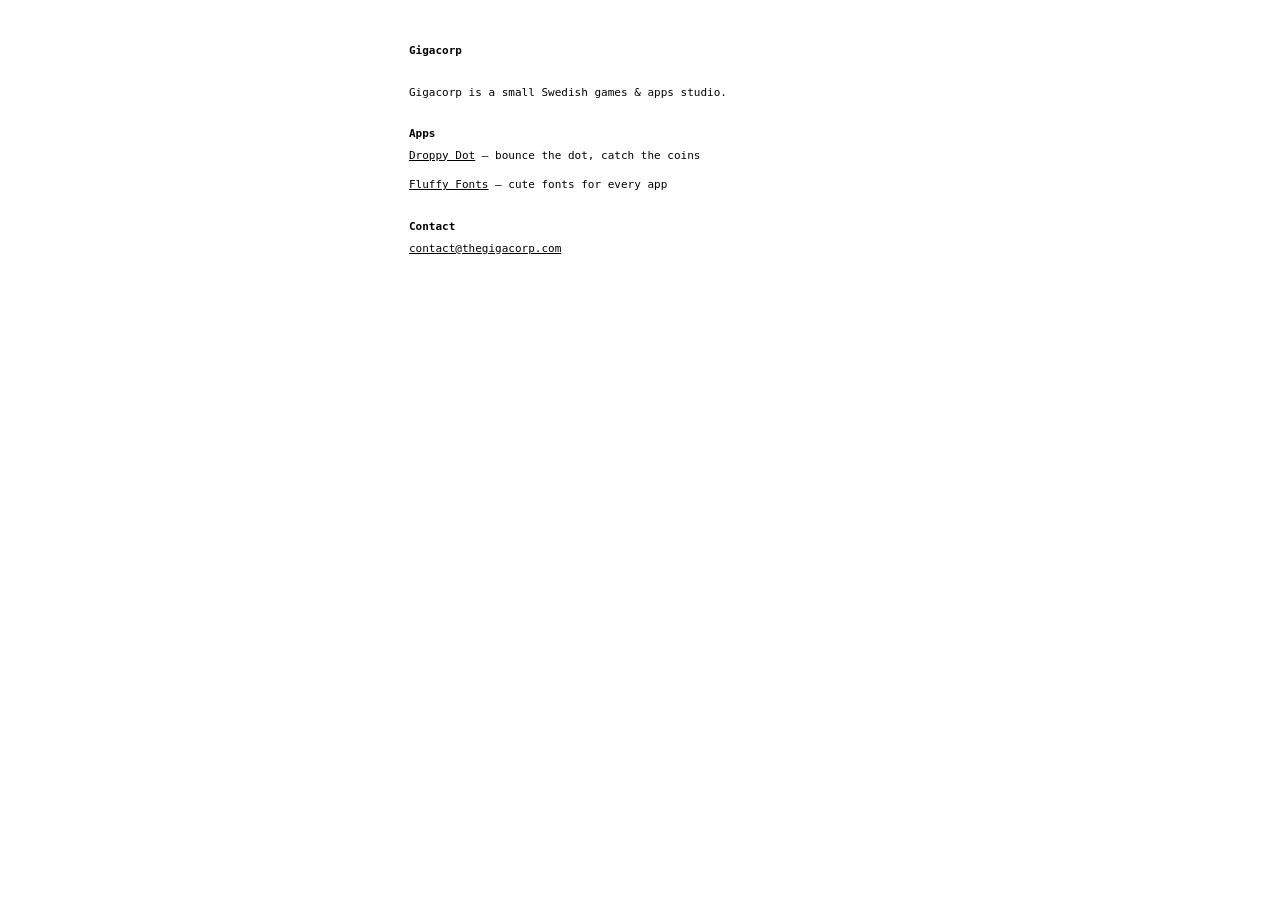
<file: index.html>
<!DOCTYPE html>
<html lang="en">
<head>
<meta charset="utf-8">
<meta name="viewport" content="width=device-width, initial-scale=1">
<title>Gigacorp</title>
<link rel="stylesheet" href="style.css">
</head>
<body>
<h1>Gigacorp</h1>
<p>Gigacorp is a small Swedish games &amp; apps studio.</p>

<h2>Apps</h2>
<p><a href="droppy-dot/">Droppy Dot</a> – bounce the dot, catch the coins</p>
<p><a href="fluffy-fonts/">Fluffy Fonts</a> – cute fonts for every app</p>

<h2>Contact</h2>
<p><a href="mailto:contact@thegigacorp.com">contact@thegigacorp.com</a></p>
</body>
</html>
</file>
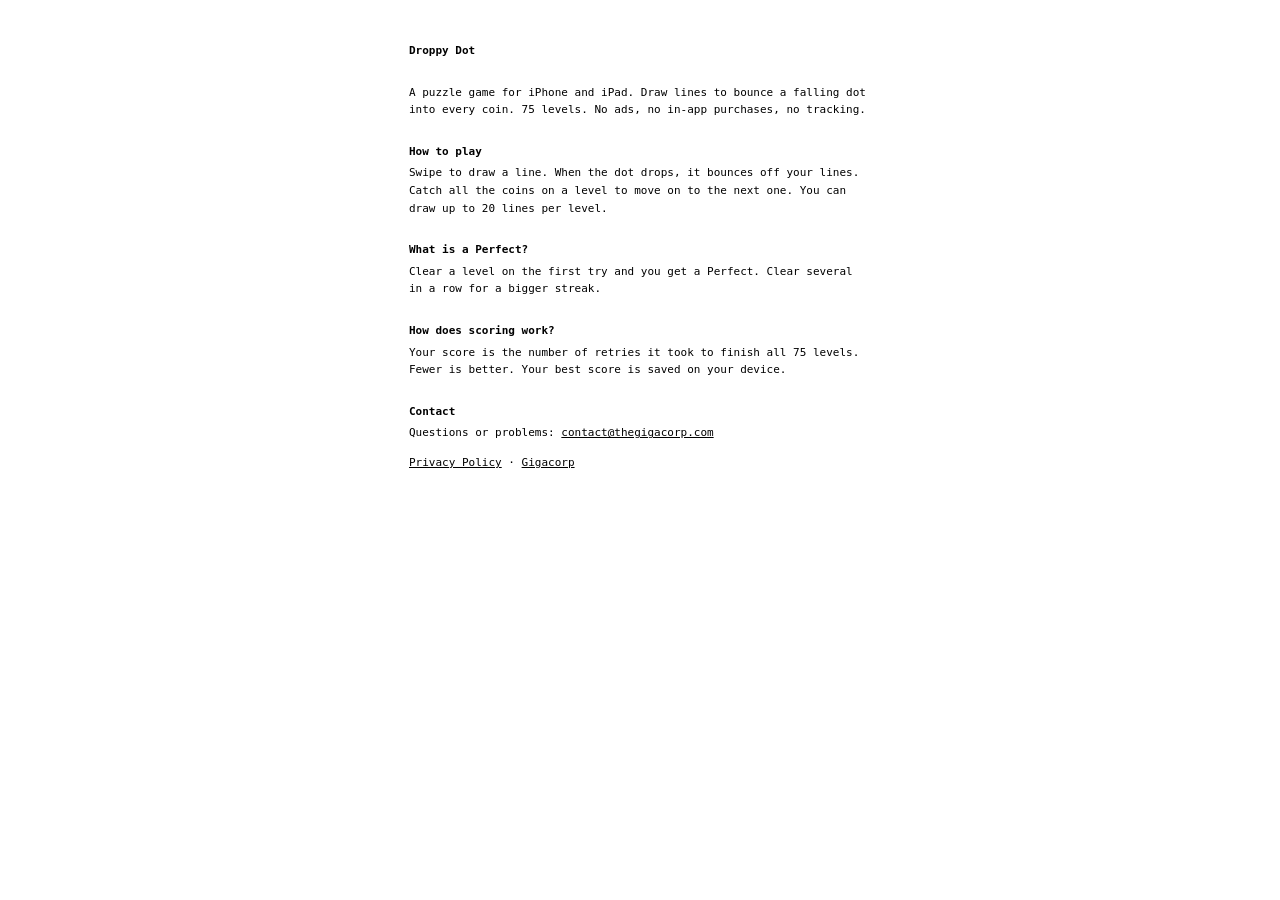
<file: droppy-dot/index.html>
<!DOCTYPE html>
<html lang="en">
<head>
<meta charset="utf-8">
<meta name="viewport" content="width=device-width, initial-scale=1">
<title>Droppy Dot – Gigacorp</title>
<link rel="stylesheet" href="../style.css">
</head>
<body>
<h1>Droppy Dot</h1>
<p>A puzzle game for iPhone and iPad. Draw lines to bounce a falling dot into every coin. 75 levels. No ads, no in-app purchases, no tracking.</p>

<h2>How to play</h2>
<p>Swipe to draw a line. When the dot drops, it bounces off your lines. Catch all the coins on a level to move on to the next one. You can draw up to 20 lines per level.</p>

<h2>What is a Perfect?</h2>
<p>Clear a level on the first try and you get a Perfect. Clear several in a row for a bigger streak.</p>

<h2>How does scoring work?</h2>
<p>Your score is the number of retries it took to finish all 75 levels. Fewer is better. Your best score is saved on your device.</p>

<h2>Contact</h2>
<p>Questions or problems: <a href="mailto:contact@thegigacorp.com">contact@thegigacorp.com</a></p>

<p><a href="privacy">Privacy Policy</a> · <a href="../">Gigacorp</a></p>
</body>
</html>
</file>
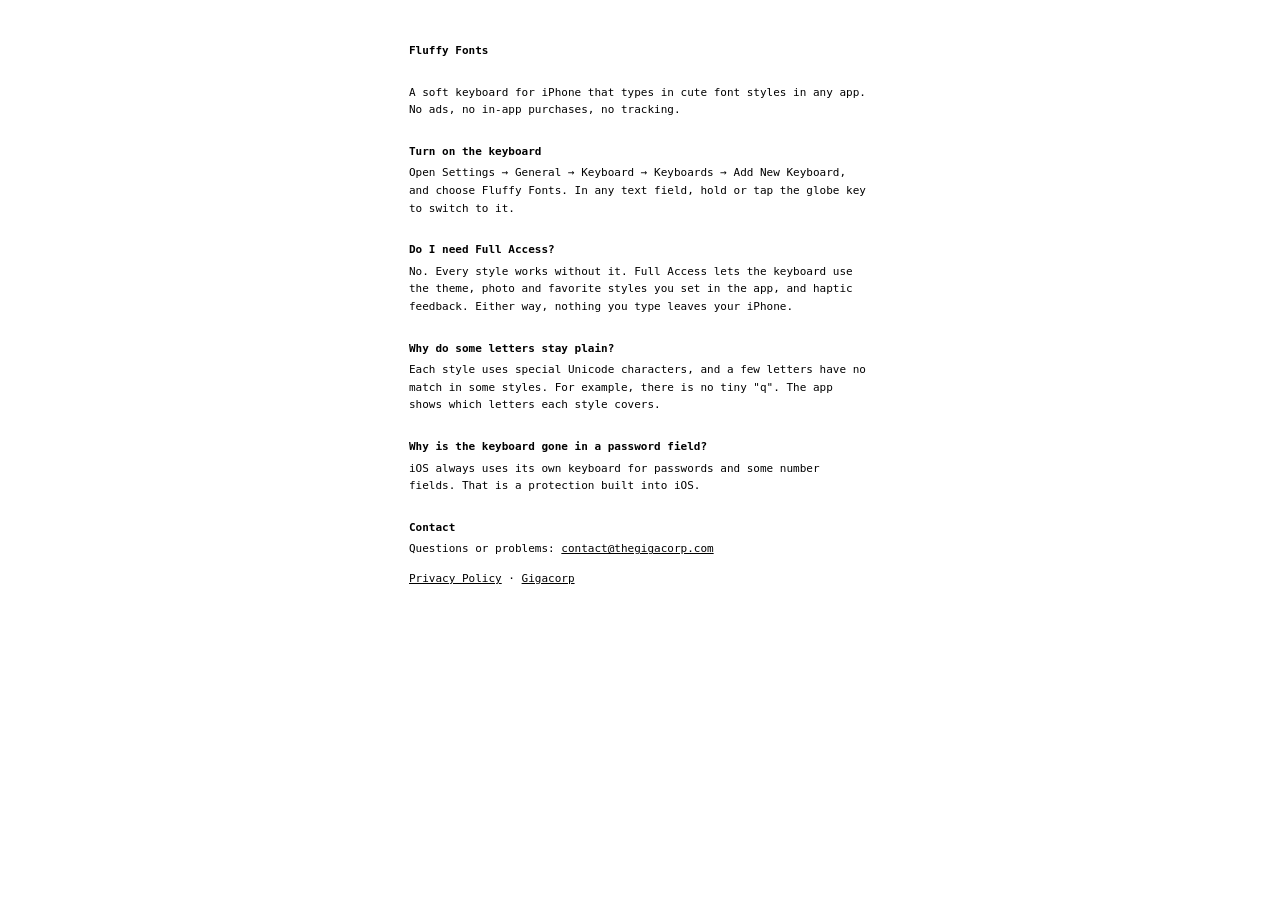
<file: fluffy-fonts/index.html>
<!DOCTYPE html>
<html lang="en">
<head>
<meta charset="utf-8">
<meta name="viewport" content="width=device-width, initial-scale=1">
<title>Fluffy Fonts – Gigacorp</title>
<link rel="stylesheet" href="../style.css">
</head>
<body>
<h1>Fluffy Fonts</h1>
<p>A soft keyboard for iPhone that types in cute font styles in any app. No ads, no in-app purchases, no tracking.</p>

<h2>Turn on the keyboard</h2>
<p>Open Settings → General → Keyboard → Keyboards → Add New Keyboard, and choose Fluffy Fonts. In any text field, hold or tap the globe key to switch to it.</p>

<h2>Do I need Full Access?</h2>
<p>No. Every style works without it. Full Access lets the keyboard use the theme, photo and favorite styles you set in the app, and haptic feedback. Either way, nothing you type leaves your iPhone.</p>

<h2>Why do some letters stay plain?</h2>
<p>Each style uses special Unicode characters, and a few letters have no match in some styles. For example, there is no tiny "q". The app shows which letters each style covers.</p>

<h2>Why is the keyboard gone in a password field?</h2>
<p>iOS always uses its own keyboard for passwords and some number fields. That is a protection built into iOS.</p>

<h2>Contact</h2>
<p>Questions or problems: <a href="mailto:contact@thegigacorp.com">contact@thegigacorp.com</a></p>

<p><a href="privacy">Privacy Policy</a> · <a href="../">Gigacorp</a></p>
</body>
</html>
</file>
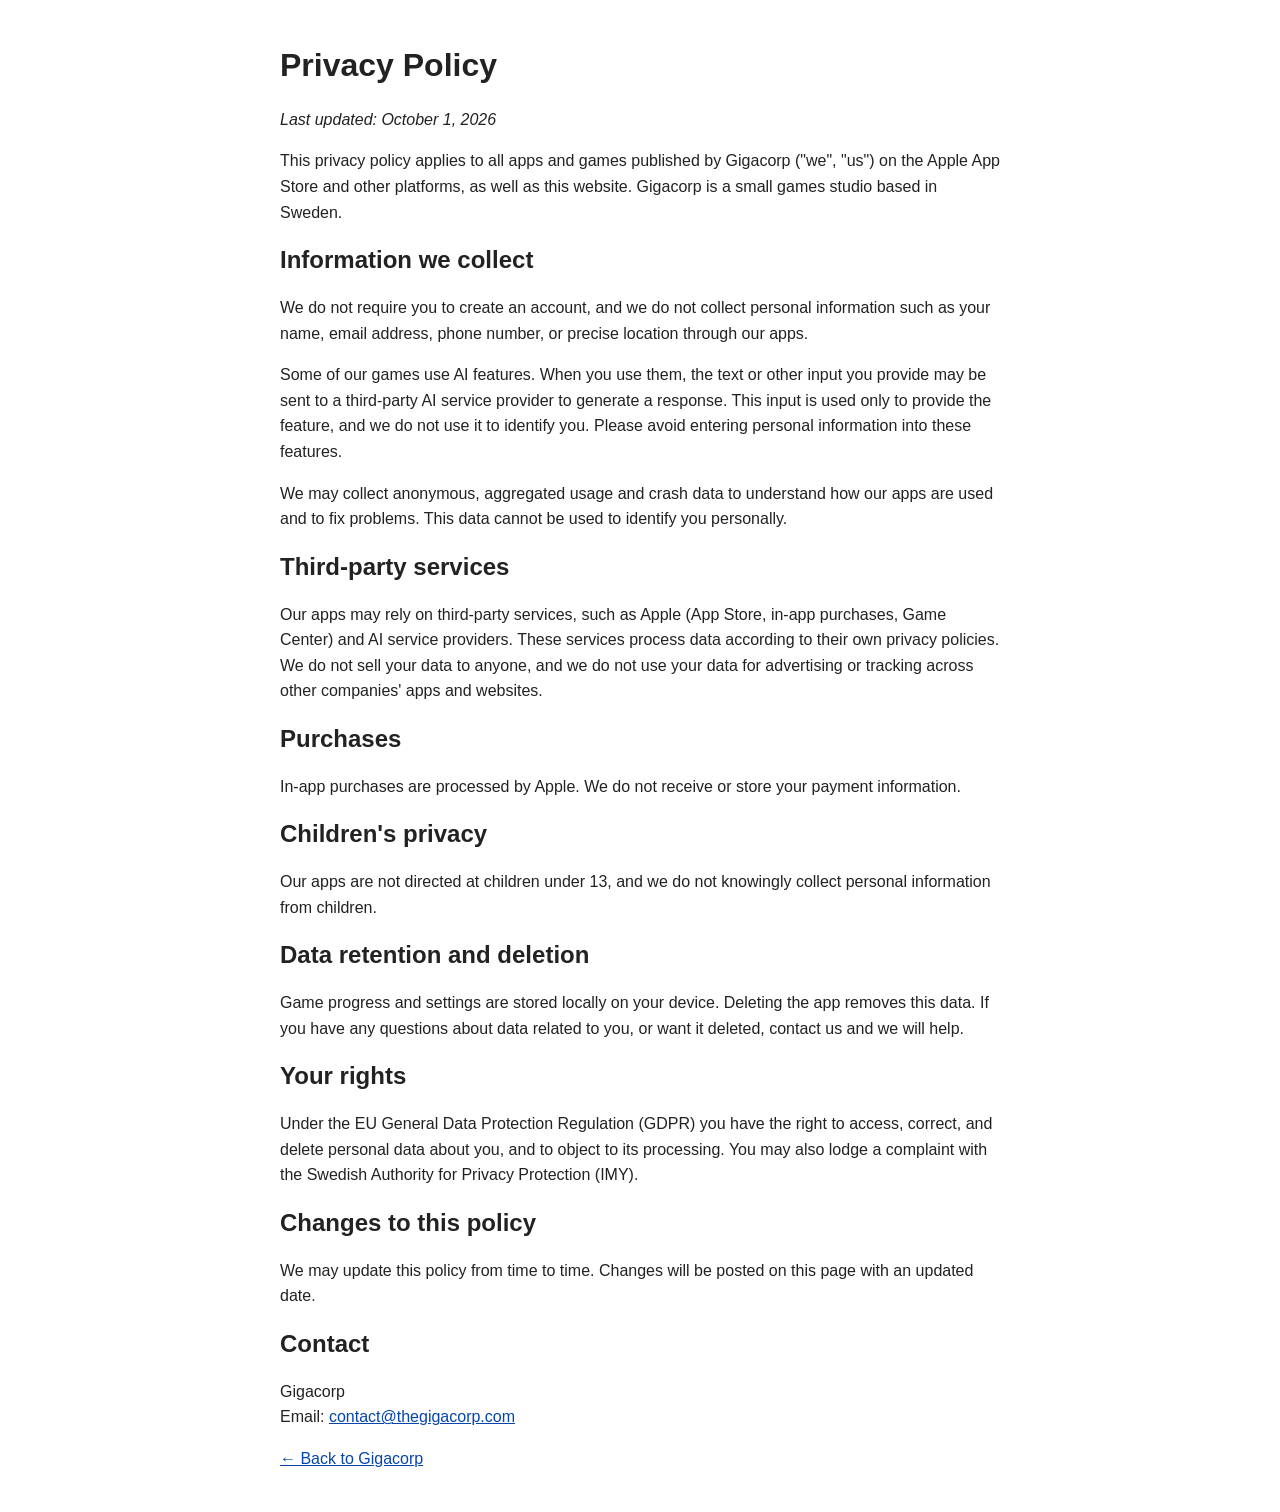
<file: privacy/index.html>
<!DOCTYPE html>
<html lang="en">
<head>
<meta charset="utf-8">
<meta name="viewport" content="width=device-width, initial-scale=1">
<title>Privacy Policy – Gigacorp</title>
<style>
  body { font-family: -apple-system, BlinkMacSystemFont, "Segoe UI", Helvetica, Arial, sans-serif; line-height: 1.6; max-width: 720px; margin: 0 auto; padding: 24px 16px; color: #222; background: #fff; }
  h1, h2 { line-height: 1.25; }
  a { color: #0645ad; }
</style>
</head>
<body>
<h1>Privacy Policy</h1>
<p><em>Last updated: October 1, 2026</em></p>

<p>This privacy policy applies to all apps and games published by Gigacorp ("we", "us") on the Apple App Store and other platforms, as well as this website. Gigacorp is a small games studio based in Sweden.</p>

<h2>Information we collect</h2>
<p>We do not require you to create an account, and we do not collect personal information such as your name, email address, phone number, or precise location through our apps.</p>
<p>Some of our games use AI features. When you use them, the text or other input you provide may be sent to a third-party AI service provider to generate a response. This input is used only to provide the feature, and we do not use it to identify you. Please avoid entering personal information into these features.</p>
<p>We may collect anonymous, aggregated usage and crash data to understand how our apps are used and to fix problems. This data cannot be used to identify you personally.</p>

<h2>Third-party services</h2>
<p>Our apps may rely on third-party services, such as Apple (App Store, in-app purchases, Game Center) and AI service providers. These services process data according to their own privacy policies. We do not sell your data to anyone, and we do not use your data for advertising or tracking across other companies' apps and websites.</p>

<h2>Purchases</h2>
<p>In-app purchases are processed by Apple. We do not receive or store your payment information.</p>

<h2>Children's privacy</h2>
<p>Our apps are not directed at children under 13, and we do not knowingly collect personal information from children.</p>

<h2>Data retention and deletion</h2>
<p>Game progress and settings are stored locally on your device. Deleting the app removes this data. If you have any questions about data related to you, or want it deleted, contact us and we will help.</p>

<h2>Your rights</h2>
<p>Under the EU General Data Protection Regulation (GDPR) you have the right to access, correct, and delete personal data about you, and to object to its processing. You may also lodge a complaint with the Swedish Authority for Privacy Protection (IMY).</p>

<h2>Changes to this policy</h2>
<p>We may update this policy from time to time. Changes will be posted on this page with an updated date.</p>

<h2>Contact</h2>
<p>Gigacorp<br>Email: <a href="mailto:contact@thegigacorp.com">contact@thegigacorp.com</a></p>

<p><a href="/">← Back to Gigacorp</a></p>
</body>
</html>
</file>
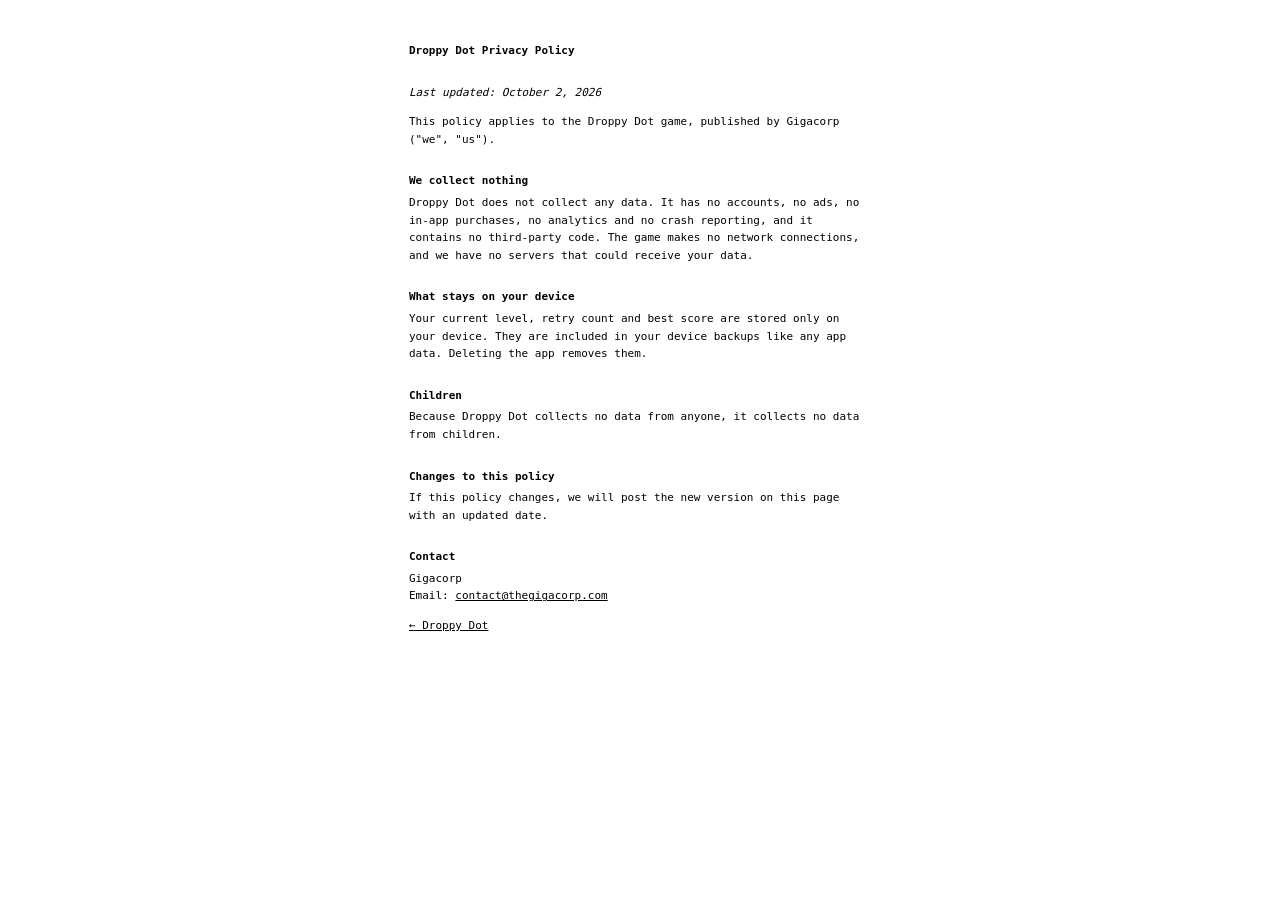
<file: droppy-dot/privacy.html>
<!DOCTYPE html>
<html lang="en">
<head>
<meta charset="utf-8">
<meta name="viewport" content="width=device-width, initial-scale=1">
<title>Droppy Dot Privacy Policy – Gigacorp</title>
<link rel="stylesheet" href="../style.css">
</head>
<body>
<h1>Droppy Dot Privacy Policy</h1>
<p><em>Last updated: October 2, 2026</em></p>

<p>This policy applies to the Droppy Dot game, published by Gigacorp ("we", "us").</p>

<h2>We collect nothing</h2>
<p>Droppy Dot does not collect any data. It has no accounts, no ads, no in-app purchases, no analytics and no crash reporting, and it contains no third-party code. The game makes no network connections, and we have no servers that could receive your data.</p>

<h2>What stays on your device</h2>
<p>Your current level, retry count and best score are stored only on your device. They are included in your device backups like any app data. Deleting the app removes them.</p>

<h2>Children</h2>
<p>Because Droppy Dot collects no data from anyone, it collects no data from children.</p>

<h2>Changes to this policy</h2>
<p>If this policy changes, we will post the new version on this page with an updated date.</p>

<h2>Contact</h2>
<p>Gigacorp<br>Email: <a href="mailto:contact@thegigacorp.com">contact@thegigacorp.com</a></p>

<p><a href="./">← Droppy Dot</a></p>
</body>
</html>
</file>
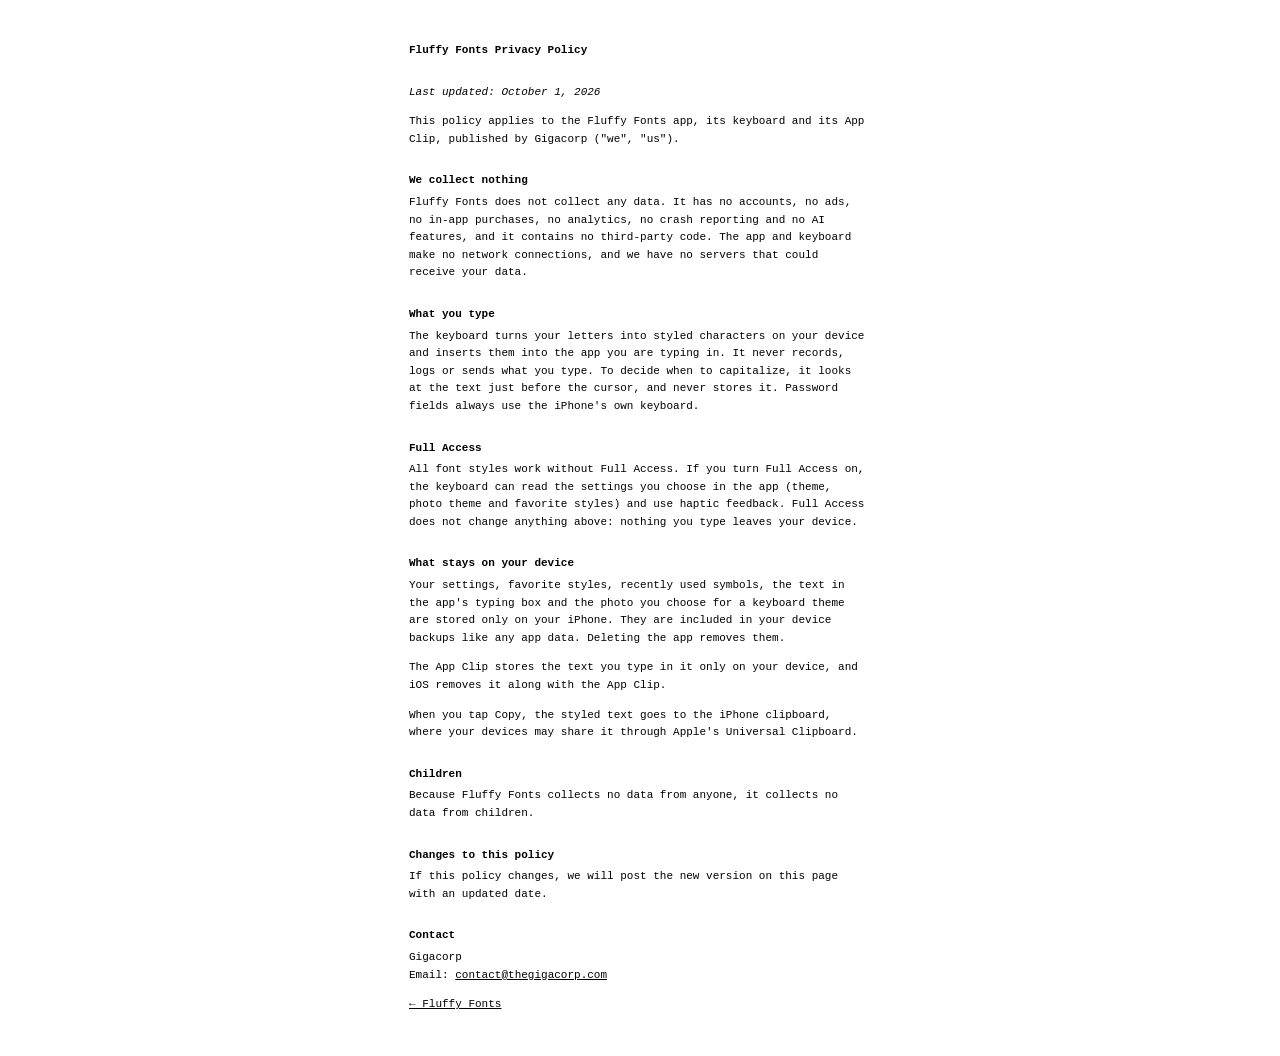
<file: fluffy-fonts/privacy.html>
<!DOCTYPE html>
<html lang="en">
<head>
<meta charset="utf-8">
<meta name="viewport" content="width=device-width, initial-scale=1">
<title>Fluffy Fonts Privacy Policy – Gigacorp</title>
<link rel="stylesheet" href="../style.css">
</head>
<body>
<h1>Fluffy Fonts Privacy Policy</h1>
<p><em>Last updated: October 1, 2026</em></p>

<p>This policy applies to the Fluffy Fonts app, its keyboard and its App Clip, published by Gigacorp ("we", "us").</p>

<h2>We collect nothing</h2>
<p>Fluffy Fonts does not collect any data. It has no accounts, no ads, no in-app purchases, no analytics, no crash reporting and no AI features, and it contains no third-party code. The app and keyboard make no network connections, and we have no servers that could receive your data.</p>

<h2>What you type</h2>
<p>The keyboard turns your letters into styled characters on your device and inserts them into the app you are typing in. It never records, logs or sends what you type. To decide when to capitalize, it looks at the text just before the cursor, and never stores it. Password fields always use the iPhone's own keyboard.</p>

<h2>Full Access</h2>
<p>All font styles work without Full Access. If you turn Full Access on, the keyboard can read the settings you choose in the app (theme, photo theme and favorite styles) and use haptic feedback. Full Access does not change anything above: nothing you type leaves your device.</p>

<h2>What stays on your device</h2>
<p>Your settings, favorite styles, recently used symbols, the text in the app's typing box and the photo you choose for a keyboard theme are stored only on your iPhone. They are included in your device backups like any app data. Deleting the app removes them.</p>
<p>The App Clip stores the text you type in it only on your device, and iOS removes it along with the App Clip.</p>
<p>When you tap Copy, the styled text goes to the iPhone clipboard, where your devices may share it through Apple's Universal Clipboard.</p>

<h2>Children</h2>
<p>Because Fluffy Fonts collects no data from anyone, it collects no data from children.</p>

<h2>Changes to this policy</h2>
<p>If this policy changes, we will post the new version on this page with an updated date.</p>

<h2>Contact</h2>
<p>Gigacorp<br>Email: <a href="mailto:contact@thegigacorp.com">contact@thegigacorp.com</a></p>

<p><a href="./">← Fluffy Fonts</a></p>
</body>
</html>
</file>
<file: style.css>
body {
  font-family: "Menlo", monospace;
  font-weight: 400;
  max-width: 462px;
  margin: 42px auto;
  padding: 0 24px;
  line-height: 1.6;
  font-size: 11px;
  color: #000;
  background-color: #fff;
}
h1, h2 { font-size: inherit; font-weight: bold; }
h1 { margin: 0 0 24px; }
h2 { margin: 24px 0 4px; }
p { margin: 0 0 12px; }
a { color: inherit; }
</file>
